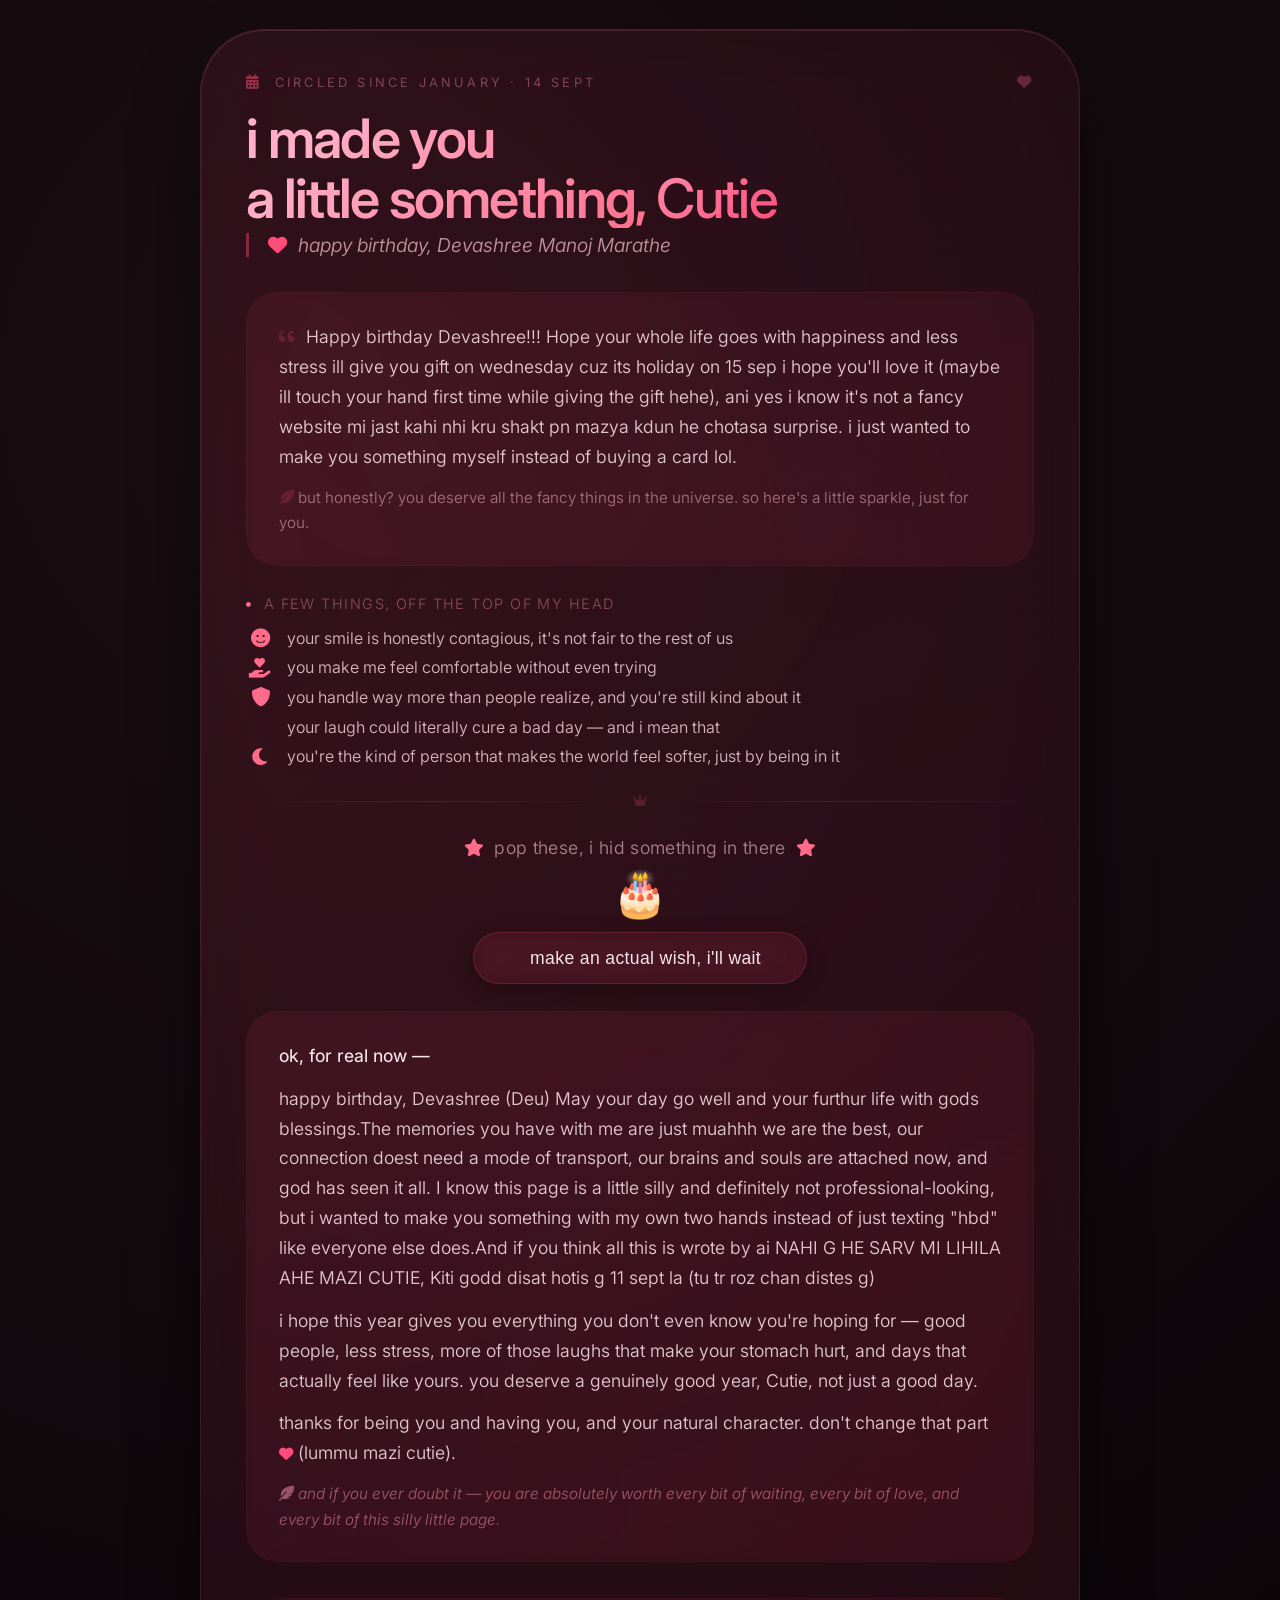
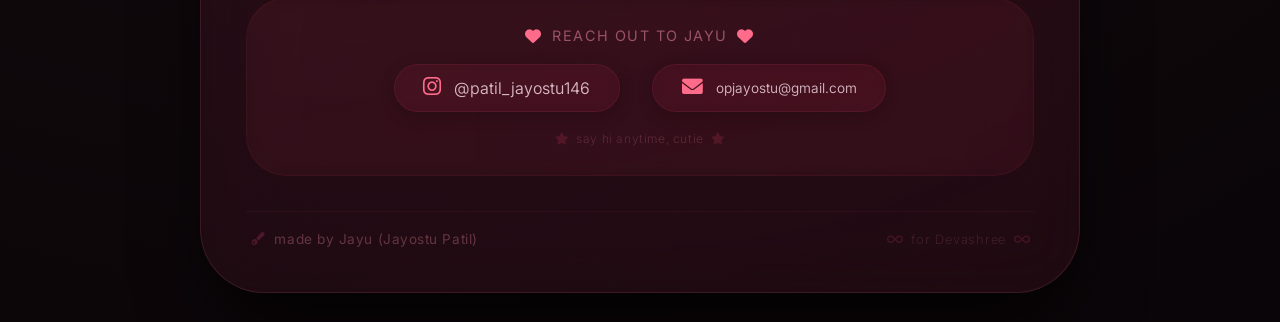
<file: index.html>
<!DOCTYPE html>
<html lang="en">
<head>
  <meta charset="UTF-8" />
  <meta name="viewport" content="width=device-width, initial-scale=1.0, maximum-scale=1.0, user-scalable=yes" />
  <title>💗 for Devashree · a surprise</title>
  <!-- Google Fonts + Icons -->
  <link href="https://fonts.googleapis.com/css2?family=Inter:ital,opsz,wght@0,14..32,100..900;1,14..32,100..900&display=swap" rel="stylesheet" />
  <link rel="stylesheet" href="https://cdnjs.cloudflare.com/ajax/libs/font-awesome/6.0.0-beta3/css/all.min.css" />
  <style>
    /* ----- global reset & base (pink + red + black) ----- */
    * {
      margin: 0;
      padding: 0;
      box-sizing: border-box;
    }

    body {
      min-height: 100vh;
      display: flex;
      align-items: center;
      justify-content: center;
      font-family: "Inter", sans-serif;
      background: radial-gradient(circle at 30% 20%, #1a0e12, #0a0508);
      padding: 1.8rem;
      margin: 0;
      color: #f5e6ec;
    }

    /* ----- main glass card (liquid glass · pink edition) ----- */
    .glass-card {
      max-width: 880px;
      width: 100%;
      background: rgba(40, 18, 28, 0.35);
      backdrop-filter: blur(26px) saturate(200%);
      -webkit-backdrop-filter: blur(26px) saturate(200%);
      border-radius: 64px;
      border: 1px solid rgba(255, 120, 160, 0.15);
      box-shadow: 0 40px 80px -20px rgba(0, 0, 0, 0.9), inset 0 1px 0 rgba(255, 120, 160, 0.1);
      padding: 2.8rem 2.8rem;
      position: relative;
      overflow: hidden;
      transition: all 0.3s ease;
    }

    /* liquid shimmer — pink & red tones */
    .glass-card::before {
      content: '';
      position: absolute;
      inset: -50%;
      width: 200%;
      height: 200%;
      background: radial-gradient(circle at 20% 40%, rgba(255, 80, 120, 0.08) 0%, transparent 60%),
                  radial-gradient(circle at 80% 70%, rgba(200, 30, 60, 0.05) 0%, transparent 50%);
      pointer-events: none;
      animation: liquidShimmer 22s infinite alternate ease-in-out;
      z-index: 0;
    }

    @keyframes liquidShimmer {
      0% { transform: translate(0, 0) rotate(0deg); opacity: 0.5; }
      50% { transform: translate(8%, -6%) rotate(5deg); opacity: 0.9; }
      100% { transform: translate(-6%, 8%) rotate(-4deg); opacity: 0.5; }
    }

    .glass-card * {
      position: relative;
      z-index: 2;
    }

    /* inner glow — pinkish */
    .glass-card::after {
      content: '';
      position: absolute;
      inset: 0;
      border-radius: 64px;
      padding: 1px;
      background: linear-gradient(135deg, rgba(255, 120, 160, 0.12), transparent 50%, rgba(200, 30, 60, 0.05));
      -webkit-mask: linear-gradient(#fff 0 0) content-box, linear-gradient(#fff 0 0);
      mask: linear-gradient(#fff 0 0) content-box, linear-gradient(#fff 0 0);
      -webkit-mask-composite: xor;
      mask-composite: exclude;
      pointer-events: none;
    }

    /* ----- typography (pink & red accents) ----- */
    .pre-header {
      display: flex;
      align-items: center;
      gap: 0.8rem;
      font-size: 0.8rem;
      letter-spacing: 0.25em;
      text-transform: uppercase;
      color: rgba(255, 150, 180, 0.4);
      margin-bottom: 1.2rem;
      font-weight: 400;
    }

    .pre-header i {
      color: rgba(255, 80, 120, 0.5);
      font-size: 0.9rem;
    }

    h1 {
      font-size: 3.4rem;
      font-weight: 600;
      letter-spacing: -0.03em;
      line-height: 1.1;
      background: linear-gradient(135deg, #ffb0c8 10%, #ff6b8a 60%, #d63050);
      -webkit-background-clip: text;
      -webkit-text-fill-color: transparent;
      background-clip: text;
      margin-bottom: 0.3rem;
    }

    .sub-line {
      font-size: 1.2rem;
      font-weight: 350;
      color: rgba(255, 200, 215, 0.7);
      border-left: 3px solid rgba(255, 80, 120, 0.4);
      padding-left: 1.2rem;
      margin-bottom: 2.2rem;
      font-style: italic;
    }

    .sub-line i {
      color: #ff6b8a;
      margin-right: 0.4rem;
    }

    .highlight-pink {
      background: linear-gradient(135deg, #ff8aa8, #ff4d7a);
      -webkit-background-clip: text;
      -webkit-text-fill-color: transparent;
      background-clip: text;
      font-weight: 500;
    }

    /* ----- content sections (original messages preserved) ----- */
    .message-block {
      background: rgba(255, 60, 100, 0.04);
      backdrop-filter: blur(4px);
      -webkit-backdrop-filter: blur(4px);
      border-radius: 32px;
      padding: 1.8rem 2rem;
      margin: 1.8rem 0;
      border: 1px solid rgba(255, 80, 120, 0.06);
      box-shadow: inset 0 0 0 1px rgba(255, 80, 120, 0.02);
    }

    .message-block p {
      font-size: 1.1rem;
      line-height: 1.7;
      color: rgba(255, 230, 240, 0.85);
      font-weight: 350;
      margin-bottom: 0.8rem;
    }

    .message-block p:last-child {
      margin-bottom: 0;
    }

    .cute-list {
      display: flex;
      flex-direction: column;
      gap: 0.6rem;
      margin: 1rem 0 0.5rem;
    }

    .cute-list .item {
      display: flex;
      align-items: center;
      gap: 0.8rem;
      font-size: 1rem;
      color: rgba(255, 220, 230, 0.8);
      font-weight: 350;
    }

    .cute-list .item i {
      width: 1.8rem;
      font-size: 1.2rem;
      color: #ff6b8a;
      text-align: center;
    }

    .divider {
      display: flex;
      align-items: center;
      gap: 1rem;
      margin: 1.8rem 0;
      color: rgba(255, 100, 140, 0.15);
    }

    .divider-line {
      flex: 1;
      height: 1px;
      background: linear-gradient(to right, transparent, rgba(255, 80, 120, 0.2), transparent);
    }

    .divider i {
      font-size: 0.8rem;
      color: rgba(255, 80, 120, 0.25);
    }

    /* ----- wish & button (interactive) ----- */
    .wish-section {
      text-align: center;
      margin: 1.8rem 0 1.2rem;
    }

    .wish-section .prompt {
      font-size: 1.1rem;
      font-weight: 350;
      color: rgba(255, 200, 215, 0.6);
      margin-bottom: 0.6rem;
      letter-spacing: 0.02em;
    }

    .wish-section .prompt i {
      color: #ff6b8a;
      margin: 0 0.3rem;
    }

    .btn-wish {
      background: rgba(255, 60, 100, 0.08);
      backdrop-filter: blur(8px);
      -webkit-backdrop-filter: blur(8px);
      border: 1px solid rgba(255, 80, 120, 0.2);
      padding: 0.9rem 2.8rem;
      border-radius: 60px;
      font-size: 1.1rem;
      font-weight: 450;
      color: #f5e6ec;
      cursor: pointer;
      transition: all 0.25s ease;
      display: inline-flex;
      align-items: center;
      gap: 0.7rem;
      box-shadow: 0 6px 20px rgba(0, 0, 0, 0.3);
      letter-spacing: 0.02em;
      margin: 0.5rem 0;
    }

    .btn-wish i {
      font-size: 1.2rem;
      color: #ff6b8a;
      transition: transform 0.3s ease;
    }

    .btn-wish:hover {
      background: rgba(255, 60, 100, 0.15);
      border-color: rgba(255, 80, 120, 0.4);
      transform: scale(1.02);
      box-shadow: 0 10px 30px rgba(0, 0, 0, 0.5);
    }

    .btn-wish:active {
      transform: scale(0.96);
    }

    .btn-wish:active i {
      transform: scale(1.2) rotate(10deg);
    }

    /* hidden message (revealed on click) */
    .hidden-message {
      max-height: 0;
      overflow: hidden;
      transition: max-height 0.8s cubic-bezier(0.22, 1, 0.36, 1), opacity 0.6s ease, margin 0.4s ease;
      opacity: 0;
      margin: 0;
      text-align: center;
    }

    .hidden-message.show {
      max-height: 300px;
      opacity: 1;
      margin: 1.2rem 0 0.2rem;
    }

    .hidden-message p {
      background: rgba(255, 60, 100, 0.05);
      border-radius: 40px;
      padding: 1.2rem 1.8rem;
      border: 1px solid rgba(255, 80, 120, 0.08);
      font-size: 1rem;
      color: rgba(255, 230, 240, 0.8);
      font-weight: 350;
      line-height: 1.6;
      backdrop-filter: blur(4px);
    }

    .hidden-message p i {
      color: #ff6b8a;
      margin: 0 0.2rem;
    }

    /* ----- CONTACT SECTION (Instagram + Email) ----- */
    .contact-section {
      margin: 2.2rem 0 1.2rem;
      background: rgba(255, 60, 100, 0.03);
      backdrop-filter: blur(6px);
      -webkit-backdrop-filter: blur(6px);
      border-radius: 40px;
      padding: 1.8rem 2rem;
      border: 1px solid rgba(255, 80, 120, 0.06);
      box-shadow: inset 0 0 0 1px rgba(255, 80, 120, 0.02);
      text-align: center;
    }

    .contact-section .label {
      font-size: 0.9rem;
      font-weight: 400;
      color: rgba(255, 150, 180, 0.5);
      letter-spacing: 0.1em;
      text-transform: uppercase;
      margin-bottom: 1.2rem;
      display: flex;
      align-items: center;
      justify-content: center;
      gap: 0.6rem;
    }

    .contact-section .label i {
      color: #ff6b8a;
      font-size: 1rem;
    }

    .contact-links {
      display: flex;
      justify-content: center;
      gap: 2rem;
      flex-wrap: wrap;
    }

    .contact-link {
      display: inline-flex;
      align-items: center;
      gap: 0.8rem;
      background: rgba(255, 60, 100, 0.06);
      backdrop-filter: blur(8px);
      -webkit-backdrop-filter: blur(8px);
      border: 1px solid rgba(255, 80, 120, 0.1);
      padding: 0.8rem 1.8rem;
      border-radius: 60px;
      color: #f5e6ec;
      text-decoration: none;
      font-size: 1rem;
      font-weight: 400;
      transition: all 0.3s ease;
      box-shadow: 0 4px 16px rgba(0, 0, 0, 0.2);
      min-width: 180px;
      justify-content: center;
    }

    .contact-link i {
      font-size: 1.3rem;
      transition: transform 0.3s ease;
    }

    .contact-link .fa-instagram {
      color: #ff6b8a;
    }

    .contact-link .fa-envelope {
      color: #ff6b8a;
    }

    .contact-link:hover {
      background: rgba(255, 60, 100, 0.12);
      border-color: rgba(255, 80, 120, 0.3);
      transform: scale(1.03);
      box-shadow: 0 8px 28px rgba(0, 0, 0, 0.4);
    }

    .contact-link:hover i {
      transform: scale(1.1) rotate(-5deg);
    }

    .contact-link .handle {
      font-weight: 350;
      color: rgba(255, 230, 240, 0.8);
    }

    .contact-link .handle.email-handle {
      font-size: 0.85rem;
    }

    /* small note under contact */
    .contact-note {
      font-size: 0.75rem;
      color: rgba(255, 150, 180, 0.2);
      margin-top: 1.2rem;
      letter-spacing: 0.05em;
      font-weight: 300;
    }

    .contact-note i {
      color: rgba(255, 80, 120, 0.15);
      margin: 0 0.2rem;
    }

    /* ----- signature & footer ----- */
    .signature {
      margin-top: 2.2rem;
      padding-top: 1.2rem;
      border-top: 1px solid rgba(255, 80, 120, 0.06);
      display: flex;
      justify-content: space-between;
      align-items: center;
      flex-wrap: wrap;
      gap: 0.8rem;
    }

    .signature .name {
      font-weight: 400;
      color: rgba(255, 150, 180, 0.3);
      letter-spacing: 0.04em;
      font-size: 0.85rem;
    }

    .signature .name i {
      color: rgba(255, 80, 120, 0.2);
      margin: 0 0.3rem;
    }

    .signature .love-note {
      font-size: 0.8rem;
      color: rgba(255, 150, 180, 0.15);
      font-weight: 300;
      letter-spacing: 0.06em;
    }

    .love-note i {
      color: rgba(255, 80, 120, 0.15);
      margin: 0 0.2rem;
    }

    /* ----- responsive (mobile first) ----- */
    @media (max-width: 640px) {
      body { padding: 1rem; }
      .glass-card { padding: 1.8rem 1.2rem; border-radius: 40px; }
      h1 { font-size: 2.4rem; }
      .sub-line { font-size: 1rem; padding-left: 0.8rem; }
      .message-block { padding: 1.2rem 1rem; }
      .message-block p { font-size: 0.95rem; }
      .cute-list .item { font-size: 0.9rem; }
      .btn-wish { padding: 0.7rem 1.8rem; font-size: 1rem; }
      .contact-section { padding: 1.2rem 1rem; }
      .contact-links { gap: 1rem; flex-direction: column; align-items: center; }
      .contact-link { width: 100%; max-width: 280px; }
      .signature { flex-direction: column; align-items: flex-start; gap: 0.3rem; }
    }

    @media (max-width: 420px) {
      .glass-card { padding: 1.2rem 0.8rem; border-radius: 32px; }
      h1 { font-size: 2rem; }
      .pre-header { font-size: 0.6rem; gap: 0.4rem; }
      .contact-link { padding: 0.6rem 1.2rem; font-size: 0.9rem; min-width: unset; }
    }

    /* red & black accents (extra) */
    .accent-red {
      color: #d63050;
    }
    .accent-black {
      color: #1a0e12;
    }
    .border-red {
      border-color: rgba(200, 30, 60, 0.2);
    }

    /* small sparkle */
    .sparkle {
      color: rgba(255, 80, 120, 0.15);
      margin: 0 0.2rem;
    }
  </style>
</head>
<body>

<div class="glass-card" id="mainCard">
  <!-- pre-header -->
  <div class="pre-header">
    <i class="fas fa-calendar-alt"></i> circled since january · 14 sept
    <span style="flex:1; text-align:right; opacity:0.3;"><i class="fas fa-heart" style="color:#ff6b8a;"></i></span>
  </div>

  <!-- main title -->
  <h1>i made you<br />a little something, <span class="highlight-pink">Cutie</span></h1>
  <div class="sub-line"><i class="fas fa-heart" style="color:#ff4d7a;"></i> happy birthday, Devashree Manoj Marathe</div>

  <!-- message block 1: original + extra cute -->
  <div class="message-block">
    <p><i class="fas fa-quote-left" style="color:rgba(255,80,120,0.2); margin-right:6px;"></i> Happy birthday Devashree!!! Hope your whole life goes with happiness and less stress ill give you gift on wednesday cuz its holiday on 15 sep i hope you'll love it (maybe ill touch your hand first time while giving the gift hehe), ani yes i know it's not a fancy website mi jast kahi nhi kru shakt pn mazya kdun he chotasa surprise. i just wanted to make you something myself instead of buying a card lol.</p>
    <p style="margin-top:0.6rem; font-size:0.95rem; color:rgba(255,200,215,0.5);"><i class="fas fa-feather-alt" style="color:rgba(255,80,120,0.2);"></i> but honestly? you deserve all the fancy things in the universe. so here's a little sparkle, just for you.</p>
  </div>

  <!-- random things (original + extra) -->
  <div style="margin: 0.5rem 0;">
    <p style="font-size:0.9rem; font-weight:350; color:rgba(255,150,180,0.4); letter-spacing:0.1em; text-transform:uppercase; margin-bottom:0.8rem;"><i class="fas fa-circle" style="font-size:0.3rem; vertical-align:middle; margin-right:6px; color:#ff6b8a;"></i> a few things, off the top of my head</p>
    <div class="cute-list">
      <div class="item"><i class="fas fa-smile"></i> your smile is honestly contagious, it's not fair to the rest of us</div>
      <div class="item"><i class="fas fa-hand-holding-heart"></i> you make me feel comfortable without even trying</div>
      <div class="item"><i class="fas fa-shield-alt"></i> you handle way more than people realize, and you're still kind about it</div>
      <!-- extra cute messages -->
      <div class="item"><i class="fas fa-sparkles"></i> your laugh could literally cure a bad day — and i mean that</div>
      <div class="item"><i class="fas fa-moon"></i> you're the kind of person that makes the world feel softer, just by being in it</div>
    </div>
  </div>

  <!-- divider -->
  <div class="divider">
    <span class="divider-line"></span>
    <i class="fas fa-crown" style="color:rgba(255,80,120,0.2);"></i>
    <span class="divider-line"></span>
  </div>

  <!-- wish section (interactive) -->
  <div class="wish-section">
    <div class="prompt"><i class="fas fa-star"></i> pop these, i hid something in there <i class="fas fa-star"></i></div>
    <div style="font-size:2.8rem; line-height:1.2; margin:0.2rem 0 0.2rem;">🎂</div>
    <button class="btn-wish" id="wishBtn"><i class="fas fa-candle"></i> make an actual wish, i'll wait</button>

    <!-- hidden extra message (revealed) -->
    <div class="hidden-message" id="hiddenMessage">
      <p><i class="fas fa-gift"></i> i wish for you to have more days that feel like warm sunlight, more laughter than you know what to do with, and at least one person (me) who thinks you're absolutely extraordinary.You may think you are just a normal human but for me you are special and i mean it,you are the water for me that a thursty person gets after not drinking for 1 day, you are the proof (of love) that a detective gets after 1year, you are SPECIAL to me, you taught me what love feels like.THANKS.. Happy birthday <i class="fas fa-heart" style="color:#ff4d7a;"></i></p>
    </div>
  </div>

  <!-- final message (original + extra love) -->
  <div class="message-block" style="margin-top:0.8rem;">
    <p><strong style="font-weight:450; color:#f5e6ec;">ok, for real now —</strong></p>
    <p>happy birthday, Devashree (Deu) May your day go well and your furthur life with gods blessings.The memories you have with me are just muahhh we are the best, our connection doest need a mode of transport, our brains and souls are attached now, and god has seen it all. I know this page is a little silly and definitely not professional-looking, but i wanted to make you something with my own two hands instead of just texting "hbd" like everyone else does.And if you think all this is wrote by ai NAHI G HE SARV MI LIHILA AHE MAZI CUTIE, Kiti godd disat hotis g 11 sept la (tu tr roz chan distes g) </p>
    <p>i hope this year gives you everything you don't even know you're hoping for — good people, less stress, more of those laughs that make your stomach hurt, and days that actually feel like yours. you deserve a genuinely good year, Cutie, not just a good day.</p>
    <p>thanks for being you and having you, and your natural character. don't change that part <i class="fas fa-heart" style="color:#ff4d7a; font-size:0.9rem;"></i> (lummu mazi cutie).</p>
    <!-- extra heartfelt line -->
    <p style="margin-top:0.8rem; font-style:italic; color:rgba(255,150,180,0.5); font-size:0.95rem;"><i class="fas fa-feather-alt"></i> and if you ever doubt it — you are absolutely worth every bit of waiting, every bit of love, and every bit of this silly little page.</p>
  </div>

  <!-- ===== CONTACT SECTION (Instagram + Email) ===== -->
  <div class="contact-section">
    <div class="label"><i class="fas fa-heart" style="color:#ff6b8a;"></i> reach out to jayu <i class="fas fa-heart" style="color:#ff6b8a;"></i></div>
    <div class="contact-links">
      <!-- Instagram -->
      <a href="https://instagram.com/patil_jayostu146" target="_blank" class="contact-link" rel="noopener">
        <i class="fab fa-instagram"></i>
        <span class="handle">@patil_jayostu146</span>
      </a>
      <!-- Email -->
      <a href="mailto:opjayostu@gmail.com" class="contact-link">
        <i class="fas fa-envelope"></i>
        <span class="handle email-handle">opjayostu@gmail.com</span>
      </a>
    </div>
    <div class="contact-note">
      <i class="fas fa-star"></i> say hi anytime, cutie <i class="fas fa-star"></i>
    </div>
  </div>

  <!-- signature -->
  <div class="signature">
    <span class="name"><i class="fas fa-pen-fancy"></i> made by Jayu (Jayostu Patil)</span>
    <span class="love-note"><i class="fas fa-infinity"></i> for Devashree <i class="fas fa-infinity"></i></span>
  </div>
</div>

<script>
  (function() {
    // ---------- WISH BUTTON ----------
    const wishBtn = document.getElementById('wishBtn');
    const hiddenMsg = document.getElementById('hiddenMessage');
    let isRevealed = false;

    wishBtn.addEventListener('click', function(e) {
      e.preventDefault();
      if (!isRevealed) {
        hiddenMsg.classList.add('show');
        wishBtn.innerHTML = '<i class="fas fa-check-circle"></i> wish made ✨';
        wishBtn.style.borderColor = 'rgba(255, 80, 120, 0.3)';
        isRevealed = true;
      } else {
        wishBtn.innerHTML = '<i class="fas fa-candle"></i> blow them out again?';
        setTimeout(() => {
          wishBtn.innerHTML = '<i class="fas fa-check-circle"></i> wish made ✨';
        }, 800);
        hiddenMsg.style.transition = 'all 0.2s';
        hiddenMsg.style.opacity = '0.7';
        setTimeout(() => { hiddenMsg.style.opacity = '1'; }, 200);
      }
    });

    // optional: click on prompt also triggers
    document.querySelector('.wish-section .prompt')?.addEventListener('click', function() {
      wishBtn.click();
    });

  })();
</script>
</body>
</html>
</file>
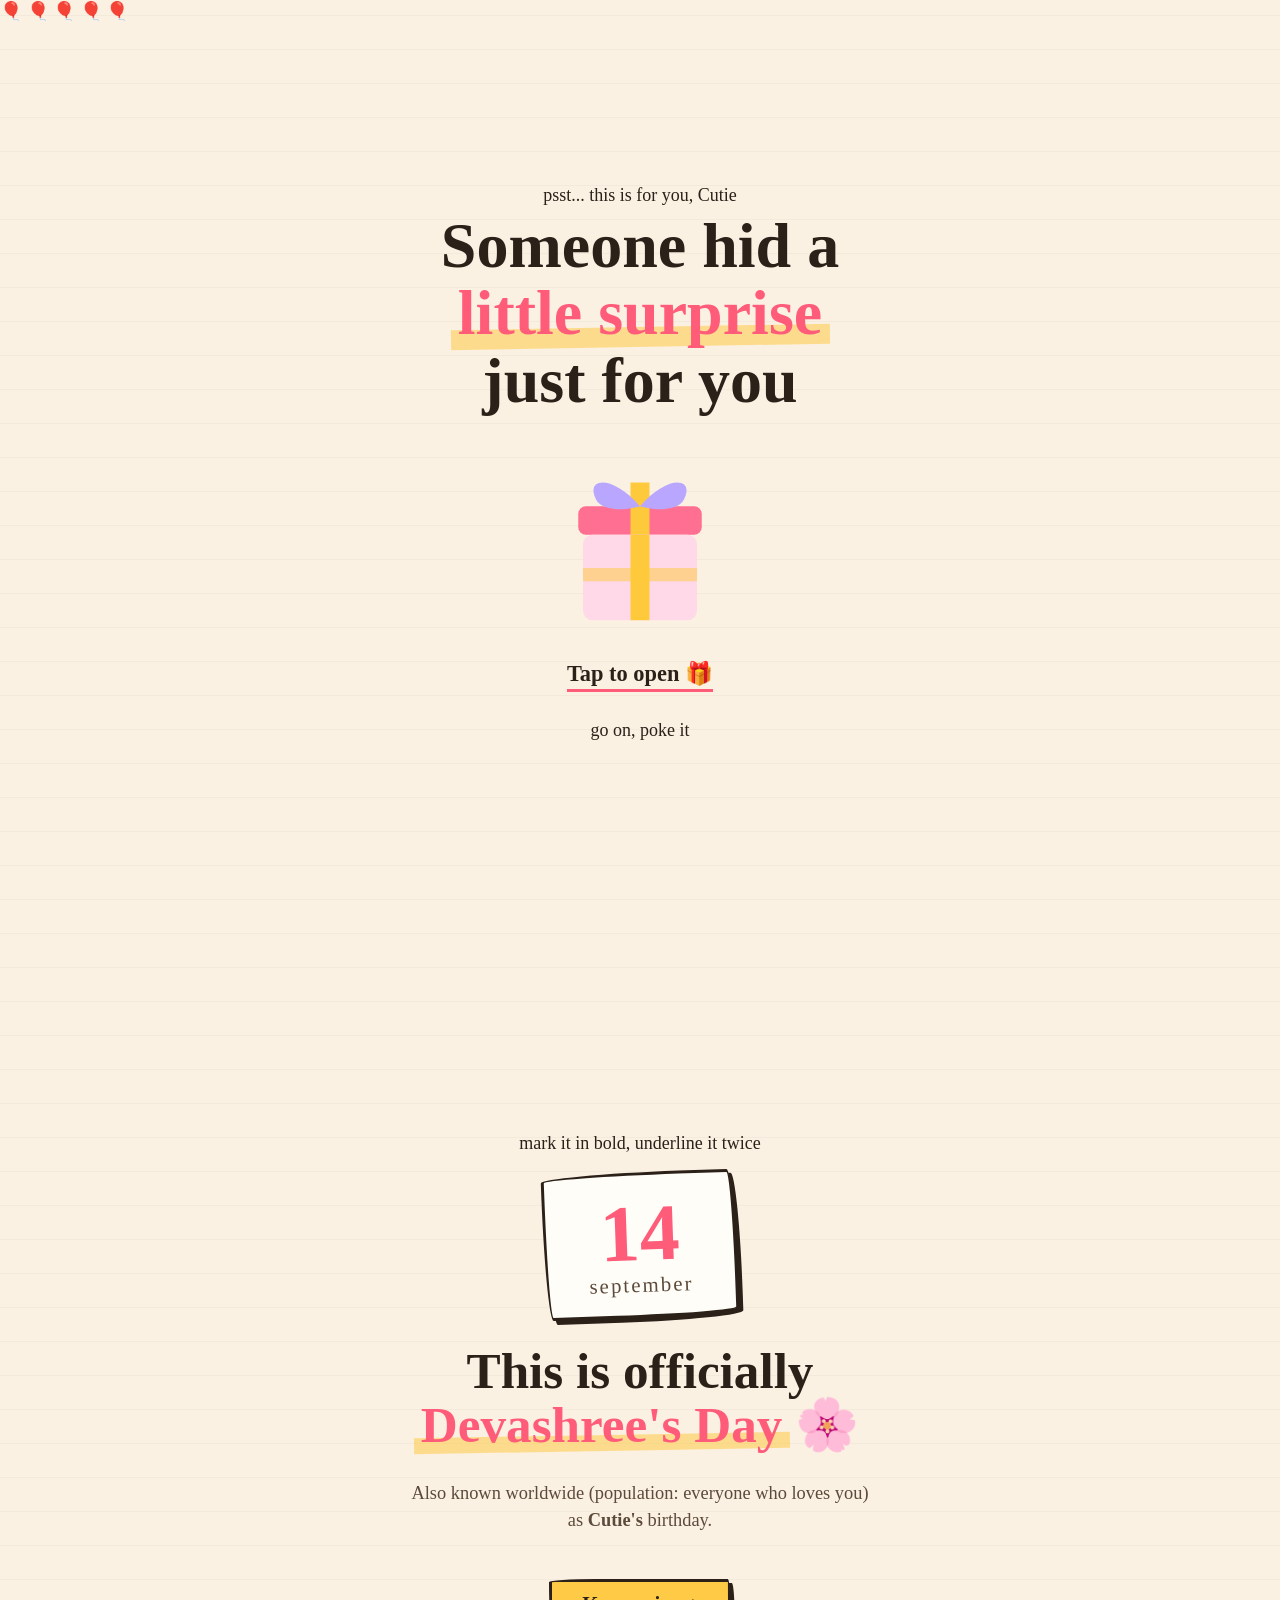
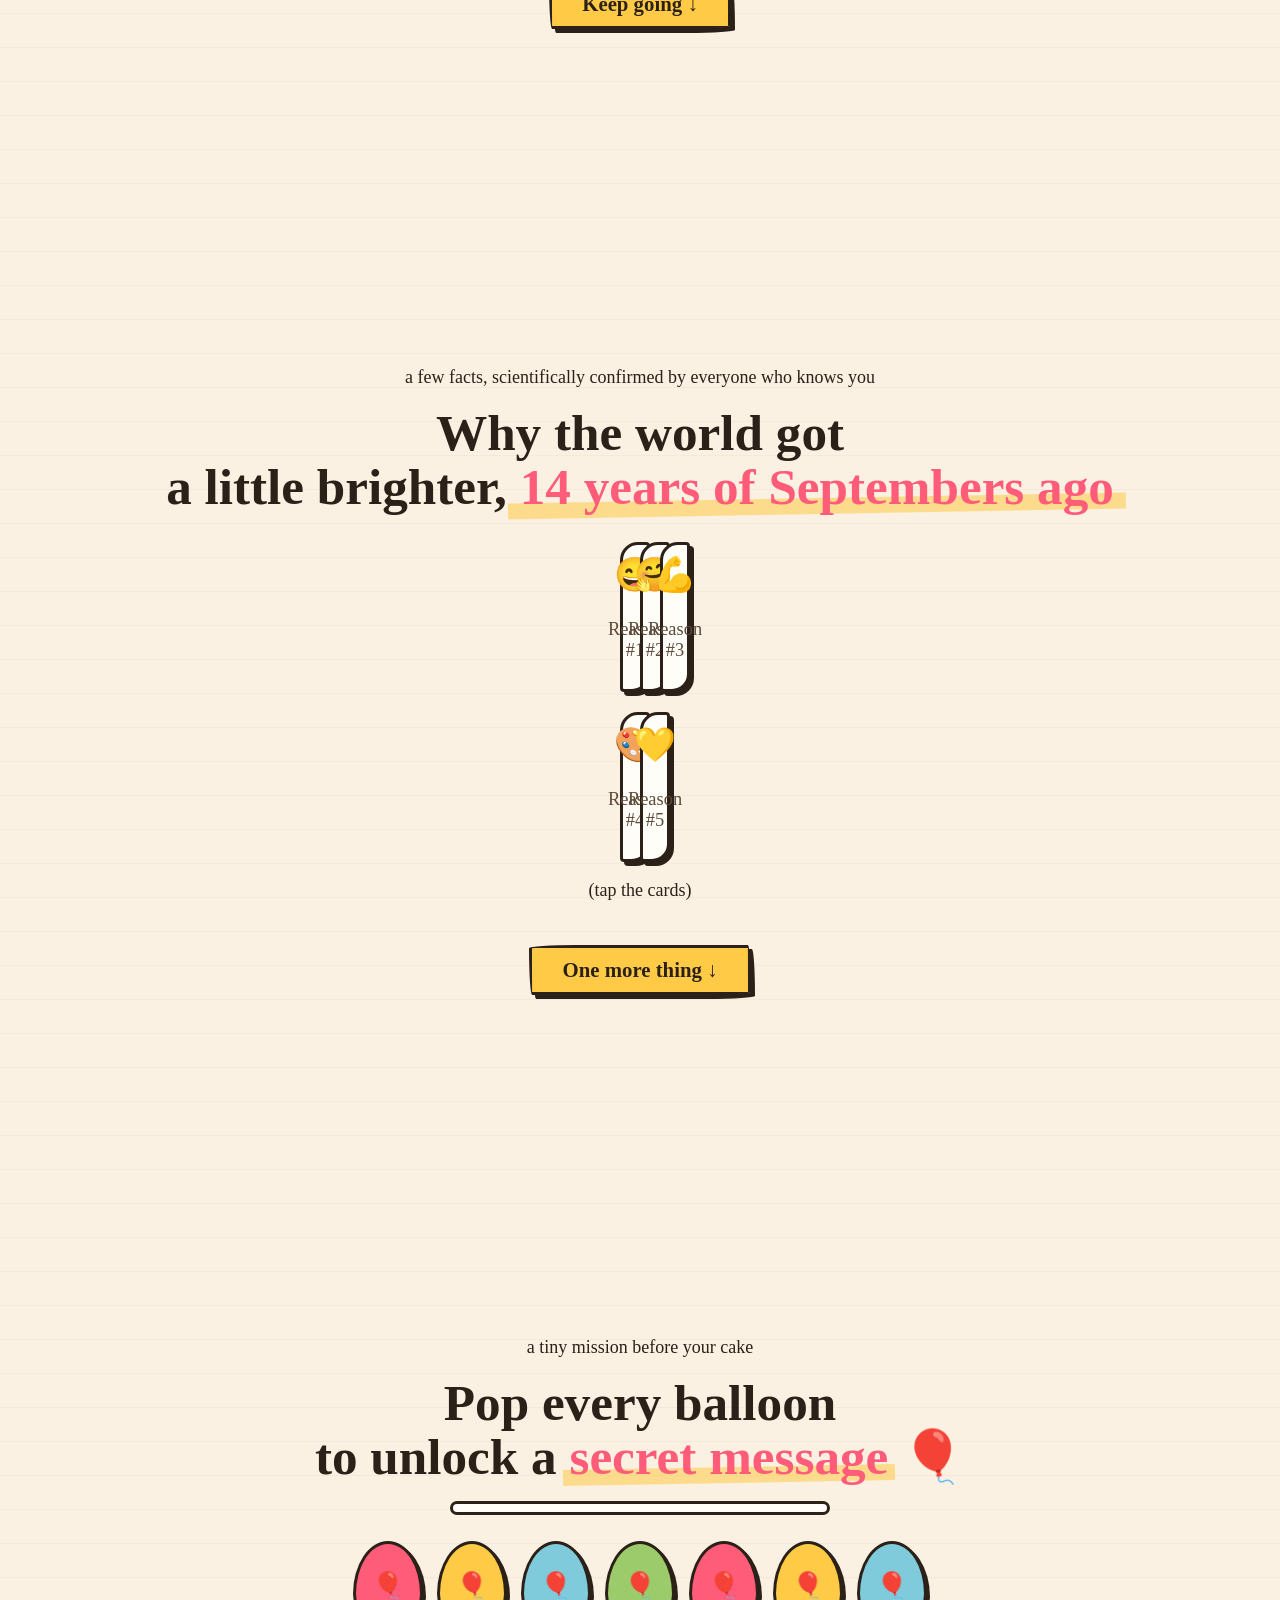
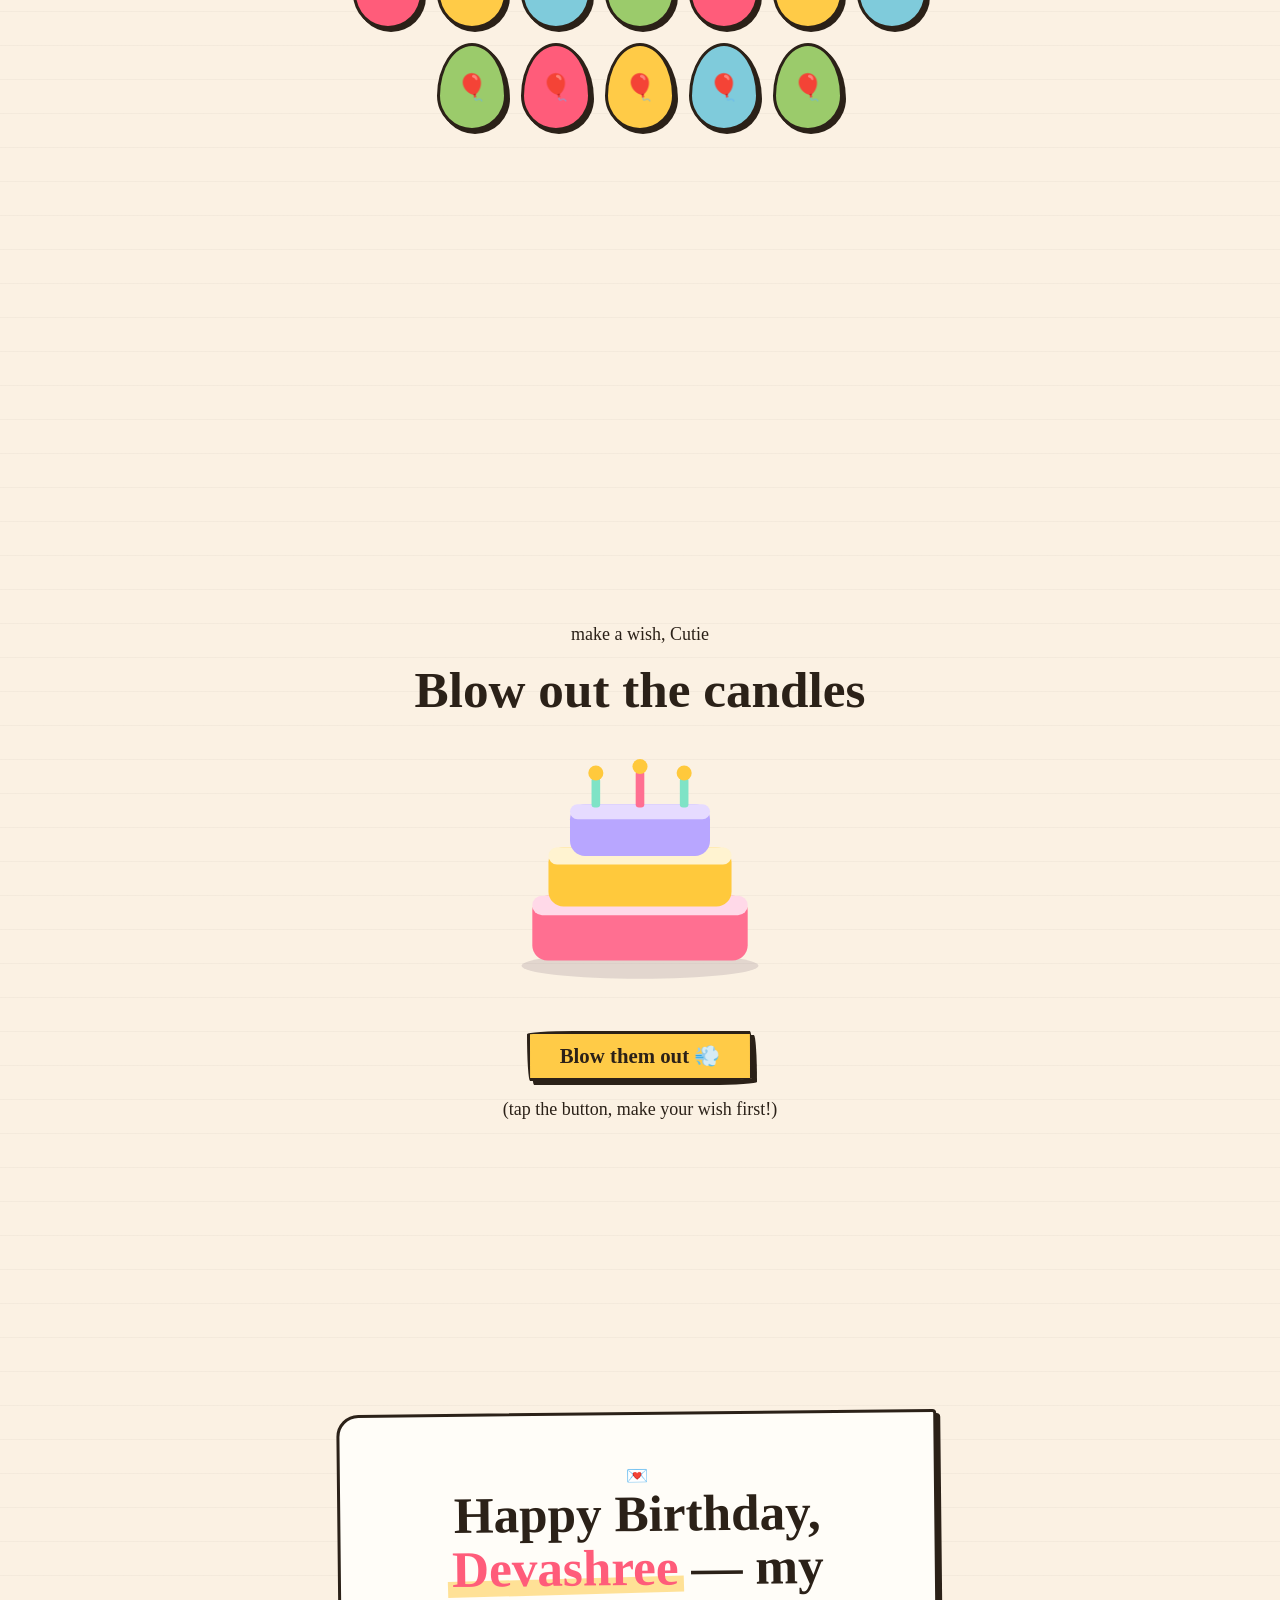
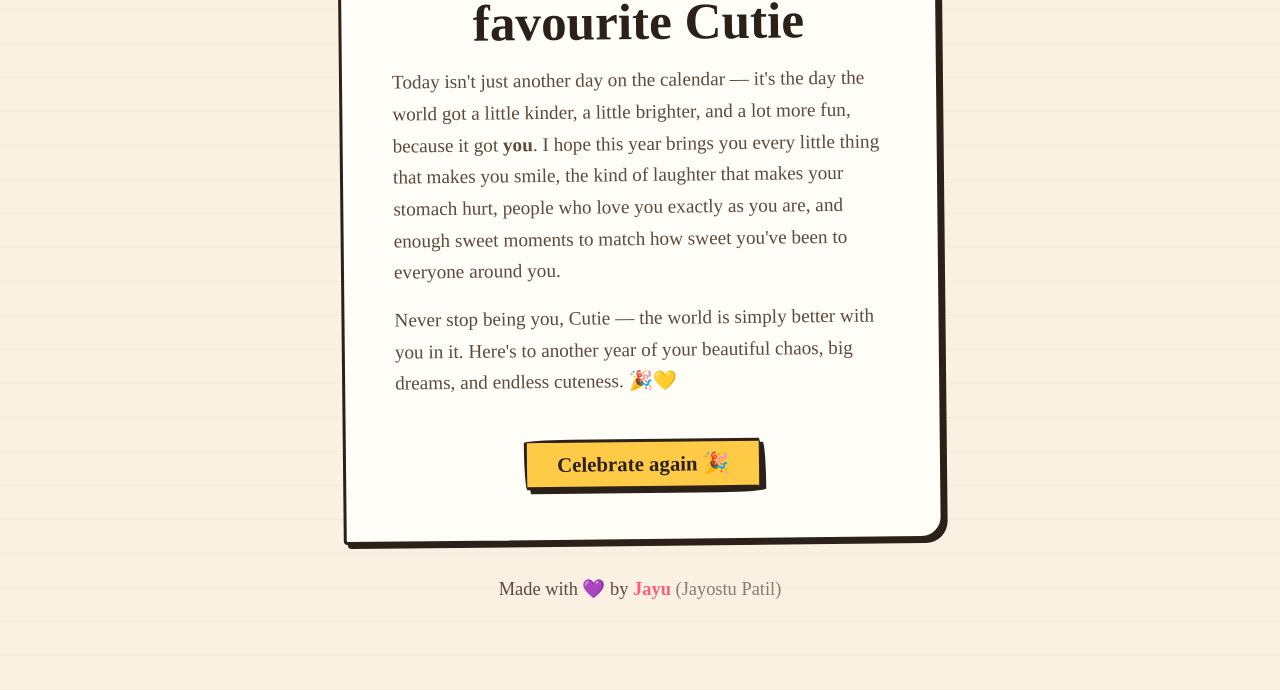
<file: index[1].html>
<!DOCTYPE html>
<html lang="en">
<head>
<meta charset="UTF-8" />
<meta name="viewport" content="width=device-width, initial-scale=1.0" />
<title>A Surprise for Cutie 🎁</title>
<meta name="description" content="A birthday surprise for Devashree Marathe (Cutie)" />

<!-- Google Fonts -->
<link rel="preconnect" href="https://fonts.googleapis.com">
<link rel="preconnect" href="https://fonts.gstatic.com" crossorigin>
<link href="https://fonts.googleapis.com/css2?family=Baloo+2:wght@500;600;700;800&family=Quicksand:wght@400;500;600;700&display=swap" rel="stylesheet">

<link rel="stylesheet" href="style.css" />
</head>
<body>

<!-- Confetti canvas, sits above everything, ignores clicks -->
<canvas id="confetti-canvas"></canvas>

<!-- floating background balloons for the whole page -->
<div class="bg-balloons" aria-hidden="true">
  <span class="bg-balloon b1">🎈</span>
  <span class="bg-balloon b2">🎈</span>
  <span class="bg-balloon b3">🎈</span>
  <span class="bg-balloon b4">🎈</span>
  <span class="bg-balloon b5">🎈</span>
</div>

<!-- progress dots -->
<nav class="progress-dots" aria-hidden="true">
  <span class="dot active" data-target="hero"></span>
  <span class="dot" data-target="reveal"></span>
  <span class="dot" data-target="about"></span>
  <span class="dot" data-target="balloons"></span>
  <span class="dot" data-target="cake"></span>
  <span class="dot" data-target="message"></span>
</nav>

<!-- ================= HERO ================= -->
<section id="hero" class="screen">
  <div class="eyebrow">psst... this is for you, Cutie</div>
  <h1 class="hero-title">Someone hid a<br><span class="highlight">little surprise</span><br>just for you</h1>

  <button id="gift-btn" class="gift-wrap" aria-label="Open your surprise">
    <svg class="gift-svg" viewBox="0 0 200 200" xmlns="http://www.w3.org/2000/svg">
      <g id="gift-lid" class="gift-lid">
        <rect x="35" y="55" width="130" height="30" rx="8" fill="#FF6F91"/>
        <rect x="90" y="30" width="20" height="55" fill="#FFC93C"/>
        <path d="M100 55 C 70 20, 40 25, 55 50 C 65 62, 90 58, 100 55 Z" fill="#B8A6FF"/>
        <path d="M100 55 C 130 20, 160 25, 145 50 C 135 62, 110 58, 100 55 Z" fill="#B8A6FF"/>
      </g>
      <rect x="40" y="85" width="120" height="90" rx="10" fill="#FFD9E8"/>
      <rect x="90" y="85" width="20" height="90" fill="#FFC93C"/>
      <rect x="40" y="120" width="120" height="14" fill="#FFC93C" opacity="0.5"/>
    </svg>
    <span class="gift-cta">Tap to open 🎁</span>
  </button>

  <p class="hero-hint">go on, poke it</p>
</section>

<!-- ================= REVEAL DATE ================= -->
<section id="reveal" class="screen">
  <p class="eyebrow">mark it in bold, underline it twice</p>
  <div class="date-card">
    <span class="date-day">14</span>
    <span class="date-month">SEPTEMBER</span>
  </div>
  <h2 class="section-title">This is officially<br><span class="highlight">Devashree's Day</span> 🌸</h2>
  <p class="section-sub">Also known worldwide (population: everyone who loves you) as <strong>Cutie's</strong> birthday.</p>
  <button class="next-btn" data-next="about">Keep going <span class="arrow">↓</span></button>
</section>

<!-- ================= ABOUT / FLIP CARDS ================= -->
<section id="about" class="screen">
  <p class="eyebrow">a few facts, scientifically confirmed by everyone who knows you</p>
  <h2 class="section-title">Why the world got<br>a little brighter, <span class="highlight">14 years of Septembers ago</span></h2>

  <div class="flip-grid">
    <div class="flip-card">
      <div class="flip-inner">
        <div class="flip-front"><span class="flip-emoji">😄</span><p>Reason #1</p></div>
        <div class="flip-back"><p>Your smile is unfairly contagious.</p></div>
      </div>
    </div>
    <div class="flip-card">
      <div class="flip-inner">
        <div class="flip-front"><span class="flip-emoji">🤗</span><p>Reason #2</p></div>
        <div class="flip-back"><p>You make people feel instantly at home.</p></div>
      </div>
    </div>
    <div class="flip-card">
      <div class="flip-inner">
        <div class="flip-front"><span class="flip-emoji">💪</span><p>Reason #3</p></div>
        <div class="flip-back"><p>You're stronger than you give yourself credit for.</p></div>
      </div>
    </div>
    <div class="flip-card">
      <div class="flip-inner">
        <div class="flip-front"><span class="flip-emoji">🎨</span><p>Reason #4</p></div>
        <div class="flip-back"><p>You notice the little things others miss.</p></div>
      </div>
    </div>
    <div class="flip-card">
      <div class="flip-inner">
        <div class="flip-front"><span class="flip-emoji">💛</span><p>Reason #5</p></div>
        <div class="flip-back"><p>You're loved way more than you realize.</p></div>
      </div>
    </div>
  </div>
  <p class="tap-hint">(tap the cards)</p>
  <button class="next-btn" data-next="balloons">One more thing <span class="arrow">↓</span></button>
</section>

<!-- ================= BALLOON POP GAME ================= -->
<section id="balloons" class="screen">
  <p class="eyebrow">a tiny mission before your cake</p>
  <h2 class="section-title">Pop every balloon<br>to unlock a <span class="highlight">secret message</span> 🎈</h2>

  <div class="progress-track">
    <div class="progress-fill" id="balloon-progress"></div>
  </div>

  <div class="balloon-field" id="balloon-field">
    <!-- balloons injected by JS -->
  </div>

  <p id="balloon-message" class="secret-message"></p>

  <button class="next-btn hidden" id="to-cake-btn" data-next="cake">To the cake! <span class="arrow">↓</span></button>
</section>

<!-- ================= CAKE / CANDLES ================= -->
<section id="cake" class="screen">
  <p class="eyebrow">make a wish, Cutie</p>
  <h2 class="section-title">Blow out the candles</h2>

  <div class="cake-wrap">
    <svg id="cake-svg" viewBox="0 0 260 220" xmlns="http://www.w3.org/2000/svg">
      <ellipse cx="130" cy="205" rx="110" ry="12" fill="#3B254522"/>
      <rect x="30" y="140" width="200" height="60" rx="14" fill="#FF6F91"/>
      <rect x="30" y="140" width="200" height="18" rx="9" fill="#FFD9E8"/>
      <rect x="45" y="95" width="170" height="55" rx="14" fill="#FFC93C"/>
      <rect x="45" y="95" width="170" height="16" rx="8" fill="#FFF3D0"/>
      <rect x="65" y="55" width="130" height="48" rx="14" fill="#B8A6FF"/>
      <rect x="65" y="55" width="130" height="14" rx="7" fill="#E6DBFF"/>
      <!-- candles -->
      <g class="candle" data-candle="1">
        <rect x="85" y="30" width="8" height="28" rx="3" fill="#7FE3C6"/>
        <circle class="flame" cx="89" cy="26" r="7" fill="#FFC93C"/>
      </g>
      <g class="candle" data-candle="2">
        <rect x="126" y="24" width="8" height="34" rx="3" fill="#FF6F91"/>
        <circle class="flame" cx="130" cy="20" r="7" fill="#FFC93C"/>
      </g>
      <g class="candle" data-candle="3">
        <rect x="167" y="30" width="8" height="28" rx="3" fill="#7FE3C6"/>
        <circle class="flame" cx="171" cy="26" r="7" fill="#FFC93C"/>
      </g>
    </svg>
  </div>

  <button id="blow-btn" class="next-btn">Blow them out 💨</button>
  <p class="tap-hint" id="cake-hint">(tap the button, make your wish first!)</p>
</section>

<!-- ================= FINAL MESSAGE ================= -->
<section id="message" class="screen">
  <div class="message-card">
    <span class="message-icon">💌</span>
    <h2 class="section-title">Happy Birthday,<br><span class="highlight">Devashree</span> — my favourite Cutie</h2>
    <p class="message-text">
      Today isn't just another day on the calendar — it's the day the world got a little kinder,
      a little brighter, and a lot more fun, because it got <strong>you</strong>. I hope this year
      brings you every little thing that makes you smile, the kind of laughter that makes your
      stomach hurt, people who love you exactly as you are, and enough sweet moments to match
      how sweet you've been to everyone around you.
    </p>
    <p class="message-text">
      Never stop being you, Cutie — the world is simply better with you in it. Here's to another
      year of your beautiful chaos, big dreams, and endless cuteness. 🎉💛
    </p>
    <button id="replay-btn" class="next-btn">Celebrate again 🎉</button>
  </div>

  <footer class="footer">
    Made with 💜 by <strong>Jayu</strong> <span class="footer-sub">(Jayostu Patil)</span>
  </footer>
</section>

<script src="script.js"></script>
</body>
</html>
</file>
<file: style.css>
/* ============ TOKENS ============ */
:root {
  --paper: #FBF1E3;
  --paper-card: #FFFDF8;
  --ink: #2B2118;
  --ink-soft: #5C4A3A;

  --marker-pink: #FF5C7A;
  --marker-yellow: #FFCB47;
  --marker-blue: #7FCBDB;
  --marker-green: #9BCB6B;

  --font-hand: 'Caveat', cursive;
  --font-body: 'Patrick Hand', cursive;

  --hard-shadow: 4px 4px 0 var(--ink);
}

* { box-sizing: border-box; }

@media (prefers-reduced-motion: reduce) {
  *, *::before, *::after {
    animation-duration: 0.001ms !important;
    animation-iteration-count: 1 !important;
    transition-duration: 0.001ms !important;
    scroll-behavior: auto !important;
  }
}

html { scroll-behavior: smooth; }

body {
  margin: 0;
  font-family: var(--font-body);
  color: var(--ink);
  background-color: var(--paper);
  /* subtle paper grain + faint ruled lines, like notebook paper */
  background-image:
    repeating-linear-gradient(0deg, rgba(43,33,24,0.035) 0px, rgba(43,33,24,0.035) 1px, transparent 1px, transparent 34px);
  overflow-x: hidden;
  font-size: 18px;
}

h1, h2 {
  font-family: var(--font-hand);
  font-weight: 700;
  margin: 0;
  line-height: 1.05;
}

.highlight {
  color: var(--marker-pink);
  position: relative;
  white-space: nowrap;
}
.highlight::after {
  content: "";
  position: absolute;
  left: -2%;
  right: -2%;
  bottom: 0.02em;
  height: 0.32em;
  background: var(--marker-yellow);
  opacity: 0.55;
  z-index: -1;
  transform: rotate(-1deg);
}

.scribble-note {
  font-family: var(--font-hand);
  font-size: clamp(1.05rem, 2.6vw, 1.35rem);
  color: var(--ink-soft);
  margin: 0 0 10px;
  text-align: center;
  transform: rotate(-1deg);
}

.section-title {
  font-size: clamp(2rem, 7vw, 3.2rem);
  text-align: center;
  margin-bottom: 10px;
}

.section-sub {
  text-align: center;
  max-width: 460px;
  font-size: clamp(1rem, 2vw, 1.15rem);
  color: var(--ink-soft);
  line-height: 1.5;
}

/* ============ CONFETTI CANVAS ============ */
#confetti-canvas {
  position: fixed;
  inset: 0;
  width: 100%;
  height: 100%;
  pointer-events: none;
  z-index: 999;
}

/* ============ BACKGROUND DOODLES ============ */
.bg-doodles {
  position: fixed;
  inset: 0;
  overflow: hidden;
  pointer-events: none;
  z-index: 0;
}
.doodle {
  position: absolute;
  bottom: -8%;
  font-size: 1.8rem;
  color: var(--ink);
  opacity: 0.12;
  animation: floatUp linear infinite;
  font-family: var(--font-hand);
}
.d1 { left: 10%; animation-duration: 26s; animation-delay: 0s; }
.d2 { left: 30%; animation-duration: 32s; animation-delay: 5s; font-size: 1.3rem;}
.d3 { left: 55%; animation-duration: 28s; animation-delay: 9s; }
.d4 { left: 75%; animation-duration: 34s; animation-delay: 2s; font-size: 1.6rem;}
.d5 { left: 90%; animation-duration: 27s; animation-delay: 7s; font-size: 1.4rem;}

@keyframes floatUp {
  0%   { transform: translateY(0) rotate(0deg); }
  50%  { transform: translateY(-55vh) rotate(10deg); }
  100% { transform: translateY(-110vh) rotate(-8deg); }
}

/* ============ SCREEN LAYOUT ============ */
.screen {
  position: relative;
  z-index: 1;
  min-height: 100svh;
  width: 100%;
  display: flex;
  flex-direction: column;
  align-items: center;
  justify-content: center;
  text-align: center;
  padding: 90px 22px;
  opacity: 0;
  transform: translateY(18px);
  transition: opacity 0.7s ease, transform 0.7s ease;
}
.screen.in-view {
  opacity: 1;
  transform: translateY(0);
}

/* ============ HERO ============ */
.hero-title {
  font-size: clamp(2.2rem, 8vw, 4rem);
  margin: 6px 0 30px;
}

.gift-wrap {
  background: none;
  border: none;
  cursor: pointer;
  display: flex;
  flex-direction: column;
  align-items: center;
  gap: 16px;
  padding: 10px;
}
.gift-svg {
  width: clamp(130px, 28vw, 190px);
  height: auto;
  animation: giftWiggle 3s ease-in-out infinite;
}
.gift-wrap:active .gift-svg,
.gift-wrap.opened .gift-svg {
  animation: none;
}
@keyframes giftWiggle {
  0%, 100% { transform: rotate(-2deg); }
  50% { transform: rotate(2deg); }
}
.gift-lid {
  transform-origin: 100px 65px;
  transition: transform 0.5s cubic-bezier(.34,1.56,.64,1);
}
.gift-wrap.opened .gift-lid {
  transform: translateY(-42px) rotate(-22deg);
}
.gift-cta {
  font-family: var(--font-hand);
  font-weight: 700;
  font-size: 1.4rem;
  color: var(--ink);
  border-bottom: 3px solid var(--marker-pink);
  padding-bottom: 2px;
}

/* ============ DATE CARD ============ */
.date-card {
  background: var(--paper-card);
  border: 3px solid var(--ink);
  border-radius: 255px 15px 225px 15px / 15px 225px 15px 255px;
  box-shadow: var(--hard-shadow);
  padding: 18px 42px;
  display: flex;
  flex-direction: column;
  align-items: center;
  margin-bottom: 26px;
  transform: rotate(-2deg);
}
.date-day {
  font-family: var(--font-hand);
  font-size: clamp(3rem, 11vw, 5rem);
  font-weight: 700;
  color: var(--marker-pink);
  line-height: 1;
}
.date-month {
  font-family: var(--font-hand);
  font-size: 1.3rem;
  letter-spacing: 0.1em;
  color: var(--ink-soft);
  text-transform: lowercase;
}

/* ============ NEXT BUTTON (sticker style) ============ */
.next-btn {
  font-family: var(--font-hand);
  font-size: 1.3rem;
  font-weight: 700;
  color: var(--ink);
  background: var(--marker-yellow);
  border: 3px solid var(--ink);
  border-radius: 225px 15px 225px 15px / 15px 225px 15px 225px;
  padding: 10px 30px;
  cursor: pointer;
  box-shadow: var(--hard-shadow);
  margin-top: 26px;
  transition: transform 0.15s, box-shadow 0.15s;
}
.next-btn:hover {
  transform: translate(-2px, -2px);
  box-shadow: 6px 6px 0 var(--ink);
}
.next-btn:active {
  transform: translate(2px, 2px);
  box-shadow: 1px 1px 0 var(--ink);
}
.next-btn.hidden { display: none; }
.arrow { display: inline-block; animation: bob 1.6s ease-in-out infinite; }
@keyframes bob {
  0%,100% { transform: translateY(0); }
  50% { transform: translateY(4px); }
}

/* ============ FLIP CARDS ============ */
.flip-grid {
  display: grid;
  grid-template-columns: repeat(3, 1fr);
  gap: 20px;
  max-width: 740px;
  margin-top: 18px;
}
.flip-card {
  perspective: 1000px;
  height: 150px;
  cursor: pointer;
}
.flip-card.c1 { transform: rotate(-2deg); }
.flip-card.c2 { transform: rotate(1.5deg); }
.flip-card.c3 { transform: rotate(-1deg); }
.flip-card.c4 { transform: rotate(2deg); }
.flip-card.c5 { transform: rotate(-1.5deg); }

.flip-inner {
  position: relative;
  width: 100%;
  height: 100%;
  transition: transform 0.6s cubic-bezier(.34,1.56,.64,1);
  transform-style: preserve-3d;
}
.flip-card.flipped .flip-inner {
  transform: rotateY(180deg);
}
.flip-front, .flip-back {
  position: absolute;
  inset: 0;
  backface-visibility: hidden;
  border: 3px solid var(--ink);
  border-radius: 18px 4px 18px 4px;
  display: flex;
  flex-direction: column;
  align-items: center;
  justify-content: center;
  padding: 12px;
  box-shadow: var(--hard-shadow);
}
.flip-front {
  background: var(--paper-card);
  color: var(--ink-soft);
  font-family: var(--font-hand);
  font-size: 1.15rem;
}
.flip-emoji { font-size: 2.1rem; margin-bottom: 6px; }
.flip-back {
  background: var(--marker-blue);
  color: var(--ink);
  transform: rotateY(180deg);
  font-family: var(--font-body);
  font-size: 0.95rem;
  line-height: 1.35;
}

@media (max-width: 640px) {
  .flip-grid { grid-template-columns: repeat(2, 1fr); }
}

/* ============ BALLOON GAME ============ */
.progress-track {
  width: min(88vw, 380px);
  height: 14px;
  background: var(--paper-card);
  border: 3px solid var(--ink);
  border-radius: 999px;
  overflow: hidden;
  margin: 8px 0 26px;
}
.progress-fill {
  height: 100%;
  width: 0%;
  background: var(--marker-green);
  transition: width 0.4s ease;
}

.balloon-field {
  display: flex;
  flex-wrap: wrap;
  justify-content: center;
  gap: 14px;
  max-width: 600px;
}
.balloon {
  position: relative;
  width: 70px;
  height: 88px;
  border-radius: 50% 50% 50% 50% / 60% 60% 40% 40%;
  display: flex;
  align-items: center;
  justify-content: center;
  color: var(--ink);
  font-size: 1.6rem;
  cursor: pointer;
  border: 3px solid var(--ink);
  box-shadow: 3px 3px 0 var(--ink);
  transition: transform 0.15s ease, opacity 0.25s ease;
  animation: sway 3.6s ease-in-out infinite;
}
.balloon:nth-child(odd) { animation-delay: 0.4s; }
.balloon:hover { transform: scale(1.06) rotate(-2deg); }
.balloon.popped {
  transform: scale(0);
  opacity: 0;
  pointer-events: none;
}
@keyframes sway {
  0%, 100% { transform: rotate(-4deg); }
  50% { transform: rotate(4deg); }
}
.secret-message {
  font-family: var(--font-hand);
  font-size: clamp(1.3rem, 3.8vw, 1.8rem);
  color: var(--marker-pink);
  margin-top: 22px;
  min-height: 1.5em;
}

/* ============ CAKE ============ */
.cake-wrap { margin: 18px 0; }
#cake-svg {
  width: clamp(190px, 42vw, 280px);
  height: auto;
}
.candle .flame {
  transform-origin: center;
  animation: flicker 0.8s ease-in-out infinite alternate;
}
@keyframes flicker {
  0% { transform: scale(1); opacity: 1; }
  100% { transform: scale(0.85) translateY(1px); opacity: 0.85; }
}
.candle.blown .flame {
  animation: none;
  opacity: 0;
  transition: opacity 0.4s ease;
}

/* ============ FINAL MESSAGE ============ */
.message-card {
  position: relative;
  background: var(--paper-card);
  border: 3px solid var(--ink);
  border-radius: 22px 4px 22px 4px;
  box-shadow: var(--hard-shadow);
  padding: clamp(28px, 6vw, 50px);
  max-width: 600px;
  transform: rotate(-0.6deg);
}
.tape {
  position: absolute;
  width: 70px;
  height: 26px;
  background: repeating-linear-gradient(45deg, var(--marker-yellow), var(--marker-yellow) 6px, #f3d98a 6px, #f3d98a 12px);
  opacity: 0.85;
  border: 1px solid rgba(43,33,24,0.15);
}
.tape-tl { top: -14px; left: 20px; transform: rotate(-8deg); }
.tape-br { bottom: -14px; right: 20px; transform: rotate(-8deg); }

.message-text {
  font-size: clamp(1.05rem, 2.1vw, 1.2rem);
  line-height: 1.65;
  color: var(--ink-soft);
  text-align: left;
  margin: 16px 0;
}
.signature {
  font-family: var(--font-hand);
  font-size: 2rem;
  text-align: right;
  color: var(--marker-pink);
  margin: 20px 0 4px;
  transform: rotate(-2deg);
}

.footer {
  margin-top: 36px;
  color: var(--ink-soft);
  font-family: var(--font-hand);
  font-size: 1.15rem;
}
.footer strong { color: var(--marker-pink); }
.footer-sub { opacity: 0.7; }

.hidden { display: none !important; }
</file>
